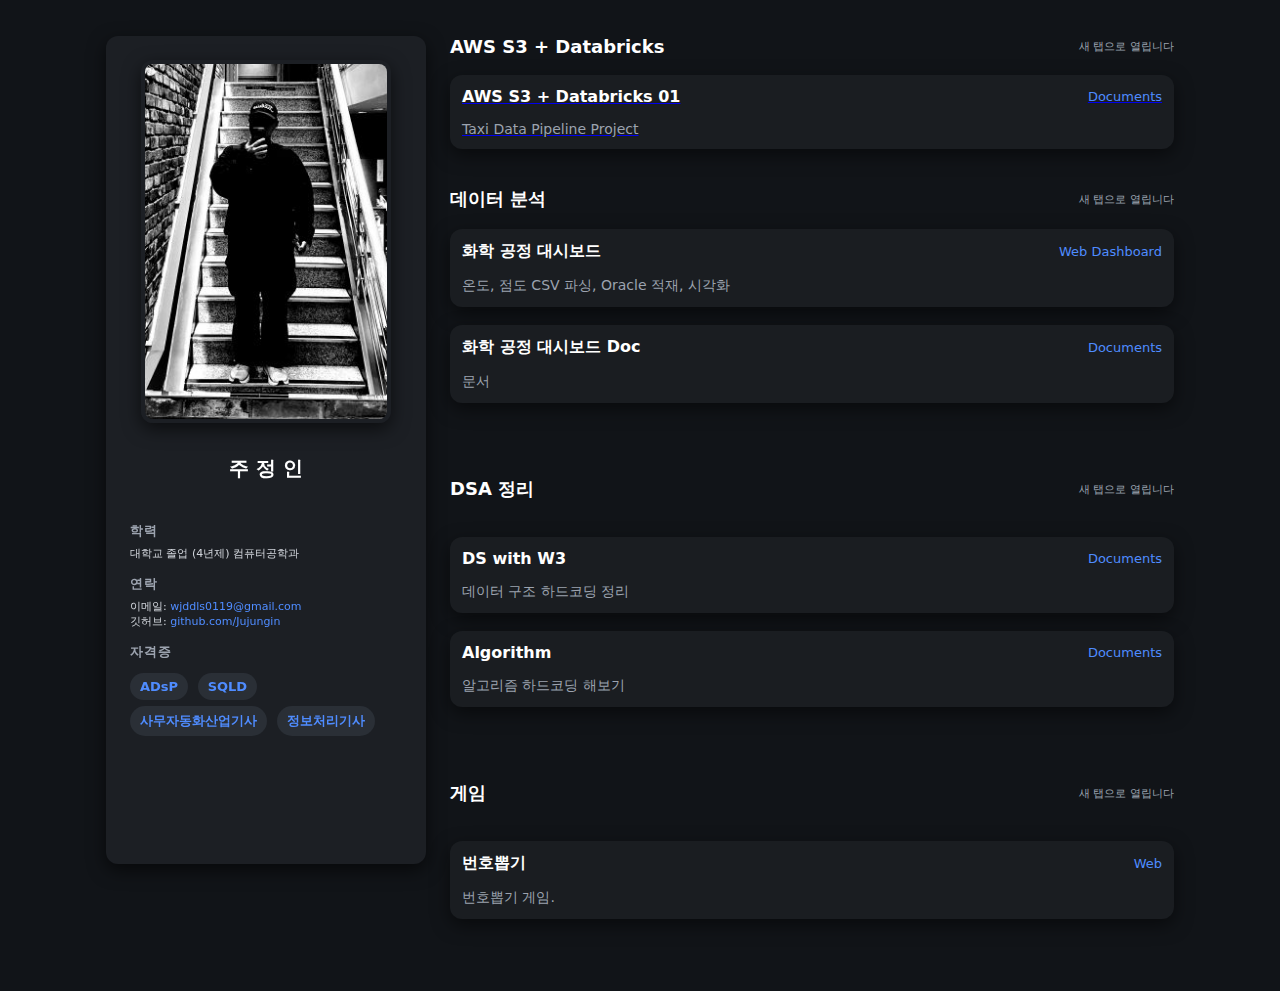
<file: index.html>
<!doctype html>
<html lang="ko">

<head>
    <meta charset="utf-8">
    <meta name="viewport" content="width=device-width,initial-scale=1">
    <title>MUSTANG의 작업실</title>
    <link rel="stylesheet" href="style.css">
</head>

<body>
    <div class="container">
        <aside class="sidebar" aria-label="프로필 섹션">
            <img class="avatar" src="source/profile.jpg" alt="프로필 사진">
            <div>
                <h1>주 정 인</h1>
                <!-- <div class="subtitle">Data Engineer</div> -->
            </div>


            <div class="info">
                <h3>학력</h3>
                <div>대학교 졸업 (4년제) 컴퓨터공학과</div>

                <h3>연락</h3>
                <div class="info_link">이메일: <a href="mailto:wjddls0119@gmail.com">wjddls0119@gmail.com</a></div>
                <div class="info_link">깃허브: <a href="https://github.com/Jujungin"
                        target="_blank">github.com/Jujungin</a></div>

                <h3>자격증</h3>
                <div class="chip">ADsP</div>
                <div class="chip">SQLD</div>
                <div class="chip">사무자동화산업기사</div>
                <div class="chip">정보처리기사</div>

            </div>
        </aside>


        <main class="main">

            <div class="topbar">
                <h2>AWS S3 + Databricks</h2>
                <div class="topbar-note">새 탭으로 열립니다</div>
            </div>

            <article class="card">
                <a href="/viewerD.html?file=Databricks-Taxi-Data-Pipeline-Project.md">
                    <div class="meta">
                        <div class="title">AWS S3 + Databricks 01 </div>
                        <div class="link">Documents</div>
                    </div>
                    <p>Taxi Data Pipeline Project</p>
                </a>
            </article>

            <br></br>

            <div class="topbar">
                <h2>데이터 분석</h2>
                <div class="topbar-note">새 탭으로 열립니다</div>
            </div>


            <section class="grid">
                <article class="card">
                    <a class="project-link" href="https://chemical-python.streamlit.app" target="_blank">
                        <!-- <img src="https://via.placeholder.com/600x400.png?text=Project+2" alt="프로젝트2 스크린샷"> -->
                        <div class="meta">
                            <div class="title">화학 공정 대시보드 </div>
                            <div class="link">Web Dashboard</div>
                        </div>
                        <p>온도, 점도 CSV 파싱, Oracle 적재, 시각화</p>
                    </a>
                </article>

                <article class="card">
                    <a class="project-link" href="/doc.html" target="_blank">
                        <div class="meta">
                            <div class="title">화학 공정 대시보드 Doc </div>
                            <div class="link">Documents</div>
                        </div>
                        <p>문서</p>
                    </a>
                </article>

                <!-- --- -->
                <br></br>

                <div class="topbar">
                    <h2>DSA 정리</h2>
                    <div class="topbar-note">새 탭으로 열립니다</div>
                </div>
                <article class="card">
                    <a class="project-link" href="/docDS.html" target="_blank">
                        <div class="meta">
                            <div class="title">DS with W3</div>
                            <div class="link">Documents</div>
                        </div>
                        <p>데이터 구조 하드코딩 정리</p>
                    </a>
                </article>

                <article class="card">
                    <a class="project-link" href="/docAlgo.html" target="_blank">
                        <div class="meta">
                            <div class="title">Algorithm</div>
                            <div class="link">Documents</div>
                        </div>
                        <p>알고리즘 하드코딩 해보기</p>
                    </a>
                </article>
                <!-- </section> -->

                <br></br>

                <div class="topbar">
                    <h2>게임</h2>
                    <div class="topbar-note">새 탭으로 열립니다</div>
                </div>
                <article class="card">
                    <a class="project-link" href="https://jujungin.github.io/randompages/" target="_blank">
                        <!-- <img src="https://via.placeholder.com/600x400.png?text=Project+3" alt="프로젝트3 스크린샷"> -->
                        <div class="meta">
                            <div class="title">번호뽑기</div>
                            <div class="link">Web</div>
                        </div>
                        <p>번호뽑기 게임.</p>
                    </a>
                </article>
            </section>

            <!-- <div class="topbar">
                <h2>웹 페이지</h2>
                <div class="topbar-note">이미지를 클릭하면 새 탭으로 열립니다</div>
            </div> -->


        </main>
    </div>
</body>

</html>
</file>
<file: style.css>
:root {
    --bg: #111418;
    --card: #1a1d21;
    --accent: #4f8cff;
    --muted: #9ca3af;
    --max-width: 1100px;
    --gap: 24px;
    font-family: Inter, ui-sans-serif, system-ui, -apple-system, "Segoe UI", Roboto, "Helvetica Neue", Arial;
}

* {
    box-sizing: border-box
}

body {
    margin: 0;
    background: var(--bg);
    color: #e5e7eb;
}


.container {
    max-width: var(--max-width);
    margin: 36px auto;
    display: grid;
    grid-template-columns: 320px 1fr;
    gap: var(--gap);
    padding: 0 16px;
}


.sidebar {
    position: sticky;
    top: 36px;
    height: calc(100vh - 72px);
    background: #1c1f24;
    border-radius: 12px;
    padding: 24px;
    box-shadow: 0 6px 18px rgba(0, 0, 0, 0.6);
    display: flex;
    flex-direction: column;
    gap: 18px;
    overflow: auto;
}


.avatar {
    width: 250px;
    height: 363px;
    border-radius: 12px;
    object-fit: cover;
    display: block;
    margin: 0 auto 8px auto;
    border: 4px solid #1c1f24;
    box-shadow: 0 6px 18px rgba(0, 0, 0, 0.6);
}


h1 {
    font-size: 20px;
    margin: 6px 0 0;
    text-align: center;
    color: #fff;
}

.subtitle {
    text-align: center;
    color: var(--muted);
    font-size: 14px;
    margin-top: 4px;
}


.info {
    margin-top: 8px;
    font-size: 11px;
    color: #d1d5db
}

.info h3 {
    margin: 14px 0 6px;
    font-size: 13px;
    color: var(--muted);
    text-transform: uppercase;
    letter-spacing: 0.06em
}

.info_link {
    font-size: 11px;
}
.info_link a {
    color: var(--accent);
    text-decoration: none;
    font-size: 11px
}

.chip {
    display: inline-block;
    background: #2a2f36;
    color: var(--accent);
    padding: 6px 10px;
    border-radius: 999px;
    font-weight: 600;
    margin: 6px 6px 0 0;
    font-size: 13px
}


.main {
    min-height: 60vh
}

.topbar {
    display: flex;
    align-items: center;
    justify-content: space-between;
    margin-bottom: 18px
}

.topbar h2 {
    margin: 0;
    font-size: 18px;
    color: #fff
}

.topbar-note {
    color: var(--muted);
    font-size: 11px
}


.grid {
    display: grid;
    grid-template-columns: repeat(auto-fill, minmax(100%, 1fr));
    gap: 18px;
    margin-bottom: 36px
}


.card {
    background: var(--card);
    border-radius: 12px;
    padding: 12px;
    box-shadow: 0 6px 18px rgba(0, 0, 0, 0.5);
    overflow: hidden;
    display: flex;
    flex-direction: column;
    gap: 10px;
    transition: transform .18s ease, box-shadow .18s ease;
}

.card:hover {
    transform: translateY(-6px);
    box-shadow: 0 18px 36px rgba(0, 0, 0, 0.7)
}

.card img {
    width: 100%;
    height: 160px;
    object-fit: cover;
    border-radius: 8px
}

.card .meta {
    display: flex;
    align-items: center;
    justify-content: space-between;
    color: #fff
}

.card .meta .title {
    font-weight: 700
}

.card .meta .link {
    font-size: 13px;
    color: var(--accent);
    text-decoration: none
}

.card p {
    margin: 15px 0 0;
    color: var(--muted);
    font-size: 14px
}


/* Responsive */
@media (max-width:880px) {
    .container {
        grid-template-columns: 1fr
    }

    .sidebar {
        position: relative;
        top: 0;
        height: auto;
        flex-direction: row;
        gap: 12px;
        padding: 12px;
        border-radius: 10px
    }

    .avatar {
        width: 64px;
        height: 64px;
        margin: 0
    }

    .sidebar .info {
        display: none
    }
}


a.project-link {
    color: inherit;
    text-decoration: none
}
</file>
